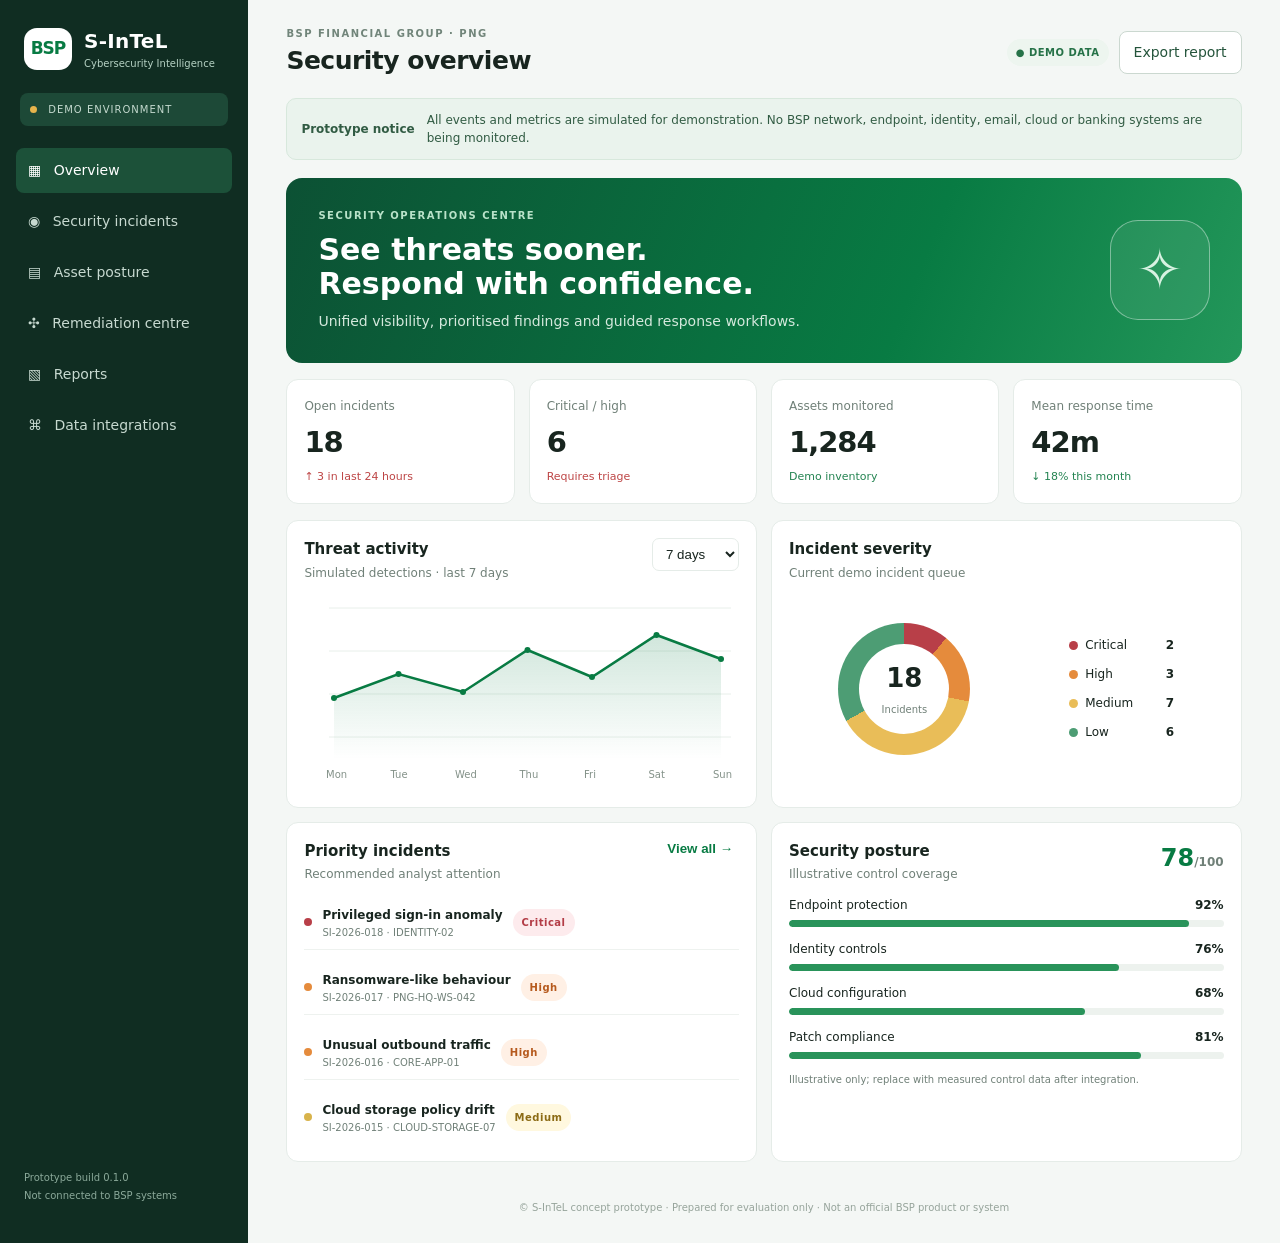
<file: index.html>
<!doctype html><html lang="en"><head><meta charset="utf-8"><meta name="viewport" content="width=device-width,initial-scale=1,viewport-fit=cover"><meta name="theme-color" content="#087b43"><meta name="description" content="S-InTeL cybersecurity operations dashboard prototype"><link rel="manifest" href="manifest.webmanifest"><link rel="icon" href="assets/icon.svg"><title>BSP S-InTeL | Cybersecurity Intelligence</title><link rel="stylesheet" href="styles.css"></head><body><div class="shell"><aside class="sidebar"><div class="brand"><div class="brandmark">BSP</div><div><b>S-InTeL</b><small>Cybersecurity Intelligence</small></div></div><div class="env"><span class="dot"></span> DEMO ENVIRONMENT</div><nav><button class="nav active" data-page="overview">▦ <span>Overview</span></button><button class="nav" data-page="incidents">◉ <span>Security incidents</span></button><button class="nav" data-page="assets">▤ <span>Asset posture</span></button><button class="nav" data-page="remediation">✣ <span>Remediation centre</span></button><button class="nav" data-page="reports">▧ <span>Reports</span></button><button class="nav" data-page="integrations">⌘ <span>Data integrations</span></button></nav><div class="sidefoot">Prototype build 0.1.0<br>Not connected to BSP systems</div></aside><main><header><button id="menu" class="menu">☰</button><div><div class="eyebrow">BSP FINANCIAL GROUP · PNG</div><h1 id="pageTitle">Security overview</h1></div><div class="header-right"><span class="demo-pill">● DEMO DATA</span><button id="exportTop" class="outline">Export report</button></div></header><section class="notice"><b>Prototype notice</b><span>All events and metrics are simulated for demonstration. No BSP network, endpoint, identity, email, cloud or banking systems are being monitored.</span></section>
<section id="overview" class="page active"><div class="welcome"><div><div class="eyebrow light">SECURITY OPERATIONS CENTRE</div><h2>See threats sooner.<br>Respond with confidence.</h2><p>Unified visibility, prioritised findings and guided response workflows.</p></div><div class="shield">✧</div></div><div class="kpis"><article class="kpi"><span>Open incidents</span><strong id="openCount">18</strong><small class="red">↑ 3 in last 24 hours</small></article><article class="kpi"><span>Critical / high</span><strong id="criticalCount">5</strong><small class="red">Requires triage</small></article><article class="kpi"><span>Assets monitored</span><strong>1,284</strong><small class="green">Demo inventory</small></article><article class="kpi"><span>Mean response time</span><strong>42m</strong><small class="green">↓ 18% this month</small></article></div><div class="grid two"><article class="panel"><div class="panelhead"><div><h3>Threat activity</h3><p>Simulated detections · last 7 days</p></div><select id="chartRange"><option>7 days</option><option>30 days</option></select></div><canvas id="trend" height="190"></canvas></article><article class="panel"><div class="panelhead"><div><h3>Incident severity</h3><p>Current demo incident queue</p></div></div><div class="severity"><div class="donut"><div><b>18</b><small>Incidents</small></div></div><div class="legend"><span><i class="c1"></i>Critical <b>2</b></span><span><i class="c2"></i>High <b>3</b></span><span><i class="c3"></i>Medium <b>7</b></span><span><i class="c4"></i>Low <b>6</b></span></div></div></article></div><div class="grid two"><article class="panel"><div class="panelhead"><div><h3>Priority incidents</h3><p>Recommended analyst attention</p></div><button class="textbtn" data-goto="incidents">View all →</button></div><div id="priorityList" class="incident-list"></div></article><article class="panel"><div class="panelhead"><div><h3>Security posture</h3><p>Illustrative control coverage</p></div><span class="score">78<span>/100</span></span></div><div class="progressrow"><label>Endpoint protection</label><b>92%</b><div class="bar"><i style="width:92%"></i></div></div><div class="progressrow"><label>Identity controls</label><b>76%</b><div class="bar"><i style="width:76%"></i></div></div><div class="progressrow"><label>Cloud configuration</label><b>68%</b><div class="bar"><i style="width:68%"></i></div></div><div class="progressrow"><label>Patch compliance</label><b>81%</b><div class="bar"><i style="width:81%"></i></div></div><p class="muted tiny">Illustrative only; replace with measured control data after integration.</p></article></div></section>
<section id="incidents" class="page"><div class="toolbar"><div><h2>Security incidents</h2><p>Review, prioritise and assign simulated detections.</p></div><div class="actions"><select id="severityFilter"><option value="all">All severities</option><option>Critical</option><option>High</option><option>Medium</option><option>Low</option></select><button id="simulate" class="primary">＋ Simulate alert</button></div></div><div class="panel tablewrap"><table><thead><tr><th>Incident</th><th>Severity</th><th>Category</th><th>Asset</th><th>Detected</th><th>Status</th><th></th></tr></thead><tbody id="incidentRows"></tbody></table></div></section>
<section id="assets" class="page"><div class="toolbar"><div><h2>Asset posture</h2><p>Sample inventory across endpoints, servers and cloud services.</p></div><span class="demo-pill">SAMPLE INVENTORY</span></div><div class="kpis"><article class="kpi"><span>Endpoints</span><strong>864</strong><small>Demo count</small></article><article class="kpi"><span>Servers</span><strong>126</strong><small>Demo count</small></article><article class="kpi"><span>Cloud workloads</span><strong>294</strong><small>Demo count</small></article><article class="kpi"><span>Unpatched critical</span><strong>12</strong><small class="red">Needs validation</small></article></div><div class="panel tablewrap"><table><thead><tr><th>Asset</th><th>Type</th><th>Environment</th><th>Risk</th><th>Last seen</th><th>Controls</th></tr></thead><tbody><tr><td>PNG-HQ-WS-042</td><td>Workstation</td><td>Head office</td><td><span class="tag high">High</span></td><td>4 min ago</td><td>EDR · disk encryption</td></tr><tr><td>CORE-APP-01</td><td>Application server</td><td>Data centre</td><td><span class="tag medium">Medium</span></td><td>8 min ago</td><td>EDR · patching</td></tr><tr><td>IDENTITY-02</td><td>Identity service</td><td>Hybrid</td><td><span class="tag critical">Critical</span></td><td>2 min ago</td><td>MFA · logging</td></tr><tr><td>CLOUD-STORAGE-07</td><td>Cloud storage</td><td>Cloud</td><td><span class="tag low">Low</span></td><td>12 min ago</td><td>Encryption · audit</td></tr></tbody></table></div></section>
<section id="remediation" class="page"><div class="toolbar"><div><h2>Remediation centre</h2><p>Possible fixes, recommended actions and agent-assisted plans.</p></div></div><div class="notice amber"><b>Human approval required</b><span>Agent actions are recommendations only. No commands are executed and no production changes are made.</span></div><div class="grid two"><article class="panel"><span class="tag critical">CRITICAL · DEMO</span><h3>Suspicious privileged sign-in</h3><p class="muted">Identity service · Multiple failed logins followed by a successful sign-in from an unfamiliar location.</p><h4>Possible fixes</h4><ul><li>Revoke active sessions and rotate affected credentials.</li><li>Enforce phishing-resistant MFA for privileged accounts.</li><li>Review sign-in logs and conditional-access policies.</li></ul><h4>Recommended response</h4><ol><li>Validate the alert with the identity/security team.</li><li>Contain the account under the approved incident playbook.</li><li>Preserve logs and investigate lateral movement.</li></ol><button class="primary approve" data-task="Privileged sign-in containment">Create approval request</button></article><article class="panel"><span class="tag high">HIGH · DEMO</span><h3>Endpoint malware detection</h3><p class="muted">PNG-HQ-WS-042 · Behaviour resembles ransomware staging.</p><h4>Possible fixes</h4><ul><li>Isolate endpoint using the authorised EDR console.</li><li>Quarantine confirmed malicious files.</li><li>Verify backup integrity and scan connected storage.</li></ul><h4>Agent-assisted plan</h4><ol><li>Collect endpoint telemetry and process tree.</li><li>Correlate hashes against trusted threat intelligence.</li><li>Prepare isolation and recovery steps for analyst approval.</li></ol><button class="primary approve" data-task="Endpoint isolation and investigation">Create approval request</button></article></div><div id="approvalMsg" class="panel hidden"></div></section>
<section id="reports" class="page"><div class="toolbar"><div><h2>Management reporting</h2><p>Generate a concise security operations summary for management review.</p></div><button id="generate" class="primary">Generate report</button></div><div id="reportPreview" class="panel report"><div class="reportbrand">BSP <span>S-InTeL SECURITY INTELLIGENCE</span></div><h2>Cybersecurity Operations Summary</h2><p class="muted">Demonstration report · Generated locally</p><div class="reportstats"><div><b>18</b><small>Open incidents</small></div><div><b>5</b><small>Critical / high</small></div><div><b>78/100</b><small>Sample posture score</small></div></div><h3>Management observations</h3><ul><li>Prioritise triage of critical and high-severity detections.</li><li>Validate endpoint and identity control coverage against live telemetry.</li><li>Track remediation owners, approvals and evidence of closure.</li></ul><p class="muted tiny">All values are sample data and must not be treated as BSP security status.</p></div><button id="downloadReport" class="outline">Download report (HTML)</button></section>
<section id="integrations" class="page"><div class="toolbar"><div><h2>Data integrations</h2><p>Connectors required before live monitoring can begin.</p></div><span class="tag warning">NOT CONNECTED</span></div><div class="grid two"> <article class="panel"><h3>Security telemetry sources</h3><div class="integration"> <b>SIEM / log platform</b><span class="tag warning">Not connected</span><p>Alert ingestion, correlation rules, audit events.</p></div><div class="integration"><b>Endpoint detection & response</b><span class="tag warning">Not connected</span><p>Endpoint alerts, isolation state, device health.</p></div><div class="integration"><b>Identity provider</b><span class="tag warning">Not connected</span><p>Authentication, MFA, privileged access events.</p></div><div class="integration"><b>Cloud security posture</b><span class="tag warning">Not connected</span><p>Cloud configuration, workload and access findings.</p></div></article><article class="panel"><h3>Deployment prerequisites</h3><ul><li>BSP-authorised project sponsor and security owner.</li><li>Approved architecture, data classification and retention schedule.</li><li>Read-only API/service accounts with least privilege.</li><li>Network allow-listing, secrets vault and audit logging.</li><li>Incident response playbooks and approval matrix.</li><li>Security testing, privacy review and change approval.</li></ul><a href="https://www.bsp.com.pg/" target="_blank" rel="noopener">BSP official website ↗</a></article></div></section>
<footer>© S-InTeL concept prototype · Prepared for evaluation only · Not an official BSP product or system</footer></main></div><div id="toast" role="status" class="toast"></div><script src="app.js"></script></body></html>
</file>
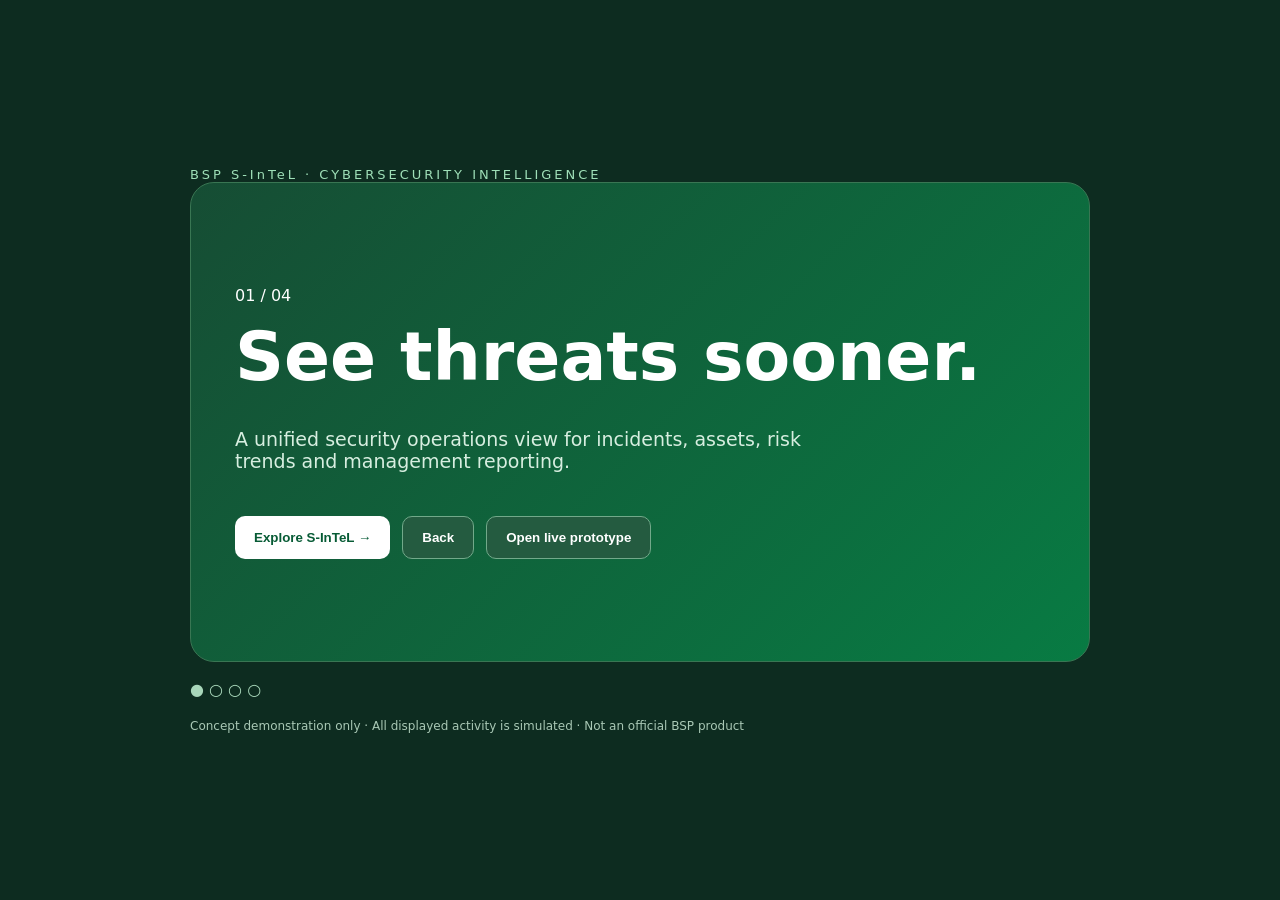
<file: S-InTeL-Interactive-Promo.html>
<!doctype html><html><head><meta charset="utf-8"><meta name="viewport" content="width=device-width,initial-scale=1"><title>BSP S-InTeL | Interactive Preview</title><style>body{margin:0;background:#0d2c20;color:#fff;font:16px system-ui;display:grid;place-items:center;min-height:100vh}.wrap{width:min(900px,92vw);padding:30px}.brand{color:#9fe0b8;letter-spacing:3px;font-size:13px}.slide{min-height:390px;border:1px solid #397653;background:linear-gradient(135deg,#164d34,#087b43);border-radius:24px;padding:44px;display:flex;flex-direction:column;justify-content:center}.slide h1{font-size:clamp(35px,7vw,68px);line-height:1;margin:18px 0}.slide p{color:#d7eee0;max-width:610px;font-size:19px}.actions{display:flex;gap:12px;margin-top:25px;flex-wrap:wrap}button{padding:13px 19px;border:0;border-radius:10px;background:#fff;color:#075b35;font-weight:800;cursor:pointer}.secondary{background:#245b40;color:white;border:1px solid #72a98a}.dots{color:#a8d7ba;margin-top:18px}.foot{font-size:12px;color:#a9c8b5;margin-top:20px}</style></head><body><div class="wrap"><div class="brand">BSP S-InTeL · CYBERSECURITY INTELLIGENCE</div><div class="slide"><div id="count">01 / 04</div><h1 id="title">See threats sooner.</h1><p id="desc">A unified security operations view for incidents, assets, risk trends and management reporting.</p><div class="actions"><button id="next">Explore S-InTeL →</button><button class="secondary" id="back">Back</button><button class="secondary" id="demo">Open live prototype</button></div></div><div class="dots" id="dots">● ○ ○ ○</div><div class="foot">Concept demonstration only · All displayed activity is simulated · Not an official BSP product</div></div><script>let i=0;const s=[['See threats sooner.','A unified security operations view for incidents, assets, risk trends and management reporting.'],['Prioritise what matters.','Bring simulated alerts together, filter by severity and give analysts a clear queue for investigation.'],['Turn findings into action.','Explore possible fixes, recommended response steps and agent-assisted plans—with human approval gates.'],['Inform security leadership.','Generate concise management summaries and export incident records for review.']];function show(){document.querySelector('#count').textContent='0'+(i+1)+' / 04';document.querySelector('#title').textContent=s[i][0];document.querySelector('#desc').textContent=s[i][1];document.querySelector('#dots').textContent=s.map((_,n)=>n===i?'●':'○').join(' ')}document.querySelector('#next').onclick=()=>{i=(i+1)%4;show()};document.querySelector('#back').onclick=()=>{i=(i+3)%4;show()};document.querySelector('#demo').onclick=()=>location.href='android/index.html';show();</script></body></html>
</file>
<file: styles.css>
*{box-sizing:border-box} :root{--green:#087b43;--dark:#123b2c;--ink:#18251f;--muted:#708078;--line:#e5ece8;--bg:#f4f7f5}body{margin:0;background:var(--bg);font:14px/1.5 Inter,system-ui,-apple-system,Segoe UI,Arial,sans-serif;color:var(--ink)}.shell{display:flex;min-height:100vh}.sidebar{width:248px;background:#102d22;color:white;padding:22px 16px;display:flex;flex-direction:column;flex-shrink:0}.brand{display:flex;align-items:center;gap:12px;padding:4px 8px 22px}.brandmark{width:48px;height:42px;border-radius:13px;background:#fff;color:#087b43;display:grid;place-items:center;font-weight:900;letter-spacing:-1px;font-size:17px}.brand b{display:block;font-size:20px;letter-spacing:.3px}.brand small{display:block;color:#b6d2c4;font-size:10px}.env{font-size:10px;letter-spacing:1px;color:#c4d9ce;background:#1d4937;padding:9px 10px;border-radius:8px;margin:0 4px 22px}.dot{display:inline-block;width:7px;height:7px;border-radius:50%;background:#e6b44c;margin-right:7px}nav{display:grid;gap:6px}.nav{border:0;background:transparent;color:#c7d9d0;text-align:left;padding:12px;border-radius:8px;font:inherit;cursor:pointer}.nav span{margin-left:8px}.nav.active,.nav:hover{background:#1c5139;color:white}.sidefoot{margin-top:auto;padding:16px 8px;color:#8ba99a;font-size:11px;line-height:1.8}main{min-width:0;flex:1;padding:26px clamp(16px,3vw,42px) 20px}header{display:flex;align-items:center;gap:14px;margin-bottom:18px}h1{font-size:25px;margin:1px 0 0;letter-spacing:-.5px}.eyebrow{font-size:10px;letter-spacing:1.5px;color:#71857a;font-weight:800}.header-right{margin-left:auto;display:flex;gap:10px;align-items:center}.demo-pill,.tag{font-size:10px;font-weight:800;letter-spacing:.5px;padding:6px 9px;border-radius:30px;background:#edf5ef;color:#267248;white-space:nowrap}.outline,.primary{border-radius:8px;padding:10px 14px;font-weight:700;cursor:pointer;font:inherit}.outline{background:white;border:1px solid #cbd8d0;color:#24543b}.primary{background:var(--green);border:1px solid var(--green);color:white}.notice{display:flex;gap:12px;align-items:center;background:#eaf3ed;border:1px solid #d7e8dc;padding:12px 14px;border-radius:10px;color:#315b43;font-size:12px;margin-bottom:18px}.notice b{white-space:nowrap}.notice.amber{background:#fff7e7;border-color:#f2dfb6;color:#78561c}.welcome{background:linear-gradient(112deg,#0c5134,#087b43 65%,#23975a);color:white;border-radius:16px;padding:28px 32px;display:flex;justify-content:space-between;align-items:center;min-height:185px}.light{color:#b9e2c9}.welcome h2{font-size:30px;line-height:1.14;margin:10px 0}.welcome p{color:#d5e9dd;margin:0}.shield{width:100px;height:100px;border:1px solid #ffffff66;border-radius:28px;display:grid;place-items:center;font-size:56px;color:#d8f2e2;background:#ffffff12}.kpis{display:grid;grid-template-columns:repeat(4,minmax(0,1fr));gap:14px;margin:16px 0}.kpi,.panel{background:white;border:1px solid var(--line);border-radius:12px;padding:17px}.kpi span{display:block;color:var(--muted);font-size:12px}.kpi strong{display:block;font-size:29px;margin:6px 0 1px;letter-spacing:-1px}.kpi small{font-size:11px}.red{color:#bd4545}.green{color:#258452}.grid{display:grid;gap:14px;margin:14px 0}.two{grid-template-columns:repeat(2,minmax(0,1fr))}.panelhead{display:flex;align-items:flex-start;justify-content:space-between;margin-bottom:12px}.panel h3,.panelhead h3{font-size:15px;margin:0 0 3px}.panelhead p,.toolbar p{color:var(--muted);font-size:12px;margin:0}.panel select,select{padding:7px 9px;border:1px solid var(--line);border-radius:7px;background:white;color:var(--ink)}canvas{width:100%;height:190px}.severity{display:flex;align-items:center;justify-content:space-around;min-height:190px}.donut{width:132px;height:132px;border-radius:50%;background:conic-gradient(#b83f48 0 11%,#e58b3c 11% 28%,#e9bd58 28% 67%,#4d9d74 67%);display:grid;place-items:center}.donut:before{content:"";position:absolute;width:90px;height:90px;border-radius:50%;background:white}.donut div{z-index:1;text-align:center}.donut b{display:block;font-size:26px}.donut small{color:var(--muted);font-size:10px}.legend{display:grid;gap:11px;font-size:12px;min-width:105px}.legend span{display:flex;align-items:center;gap:7px}.legend b{margin-left:auto}.legend i{width:9px;height:9px;border-radius:50%}.c1{background:#b83f48}.c2{background:#e58b3c}.c3{background:#e9bd58}.c4{background:#4d9d74}.incident-list{display:grid;gap:10px}.incident-item{display:flex;gap:10px;align-items:center;padding:9px 0;border-bottom:1px solid #eef2ef}.incident-item:last-child{border:0}.incident-item b{font-size:12px}.incident-item small{display:block;color:var(--muted);font-size:10px}.severity-dot{width:8px;height:8px;border-radius:50%;flex-shrink:0}.score{font-size:24px;color:var(--green);font-weight:800}.score span{font-size:12px;color:var(--muted)}.progressrow{display:grid;grid-template-columns:1fr auto;gap:6px;margin:13px 0;font-size:12px}.bar{grid-column:1/3;height:7px;background:#edf2ee;border-radius:8px;overflow:hidden}.bar i{display:block;height:100%;background:#29935a;border-radius:8px}.muted{color:var(--muted)}.tiny{font-size:10px}.page{display:none}.page.active{display:block}.toolbar{display:flex;align-items:center;justify-content:space-between;margin:20px 0 14px;gap:12px}.toolbar h2{font-size:20px;margin:0 0 3px}.actions{display:flex;gap:8px}.tablewrap{overflow:auto;padding:0}table{border-collapse:collapse;width:100%;min-width:760px;text-align:left;font-size:12px}th,td{padding:13px 15px;border-bottom:1px solid #edf1ee}th{color:#75857c;font-size:10px;text-transform:uppercase;letter-spacing:.7px;background:#fafcfb}tr:last-child td{border:0}.tag.critical{background:#fdebed;color:#b33c46}.tag.high{background:#fff0e5;color:#b65a1e}.tag.medium{background:#fff8df;color:#8c6b15}.tag.low{background:#eaf5ee;color:#287448}.tag.warning{background:#fff3dd;color:#93630c}.textbtn{border:0;background:none;color:var(--green);font-weight:700;cursor:pointer}.toolbar .tag{white-space:nowrap}.panel h4{font-size:13px;margin:18px 0 6px}.panel ul,.panel ol{padding-left:20px;color:#46564d;font-size:12px}.panel li{margin:6px 0}.approve{margin-top:8px}.hidden{display:none}.integration{padding:13px 0;border-bottom:1px solid var(--line)}.integration b{font-size:13px}.integration .tag{float:right}.integration p{font-size:11px;color:var(--muted);margin:5px 0 0}.report{max-width:850px;padding:28px}.reportbrand{font-size:25px;color:var(--green);font-weight:900;border-bottom:3px solid var(--green);padding-bottom:14px}.reportbrand span{font-size:10px;letter-spacing:1px;color:#65756c;margin-left:12px}.report h2{font-size:23px;margin:24px 0 0}.reportstats{display:grid;grid-template-columns:repeat(3,1fr);gap:12px;margin:22px 0}.reportstats div{background:#f3f7f4;padding:15px;border-radius:9px}.reportstats b{display:block;font-size:24px;color:var(--green)}.reportstats small{color:var(--muted)}footer{text-align:center;color:#96a49b;font-size:10px;padding:24px 0 8px}.toast{position:fixed;bottom:20px;right:20px;background:#173e2d;color:white;padding:12px 16px;border-radius:9px;box-shadow:0 5px 25px #0002;display:none;z-index:5}.menu{display:none;border:0;background:white;padding:8px;border-radius:7px}.sidefoot{font-size:10px}@media(max-width:900px){.sidebar{width:210px}.kpis{grid-template-columns:repeat(2,1fr)}.two{grid-template-columns:1fr}}@media(max-width:650px){.sidebar{position:fixed;z-index:4;left:-255px;top:0;bottom:0;transition:left .2s;width:245px}.sidebar.open{left:0}main{padding:16px 13px}.menu{display:block}header{gap:9px}h1{font-size:19px}.eyebrow{font-size:8px}.header-right .outline{display:none}.demo-pill{font-size:9px}.welcome{padding:23px 20px;min-height:165px}.welcome h2{font-size:25px}.shield{width:65px;height:65px;font-size:35px;border-radius:20px}.kpis{gap:9px}.kpi{padding:13px}.kpi strong{font-size:24px}.toolbar{align-items:flex-start;flex-direction:column}.actions{width:100%;flex-wrap:wrap}.actions select{flex:1}.notice{align-items:flex-start;font-size:11px}.notice b{white-space:normal}.report{padding:18px}.reportstats{gap:6px}.reportstats div{padding:9px}.reportstats b{font-size:19px}.severity{justify-content:space-between}.donut{width:112px;height:112px}.donut:before{width:76px;height:76px}}
</file>
